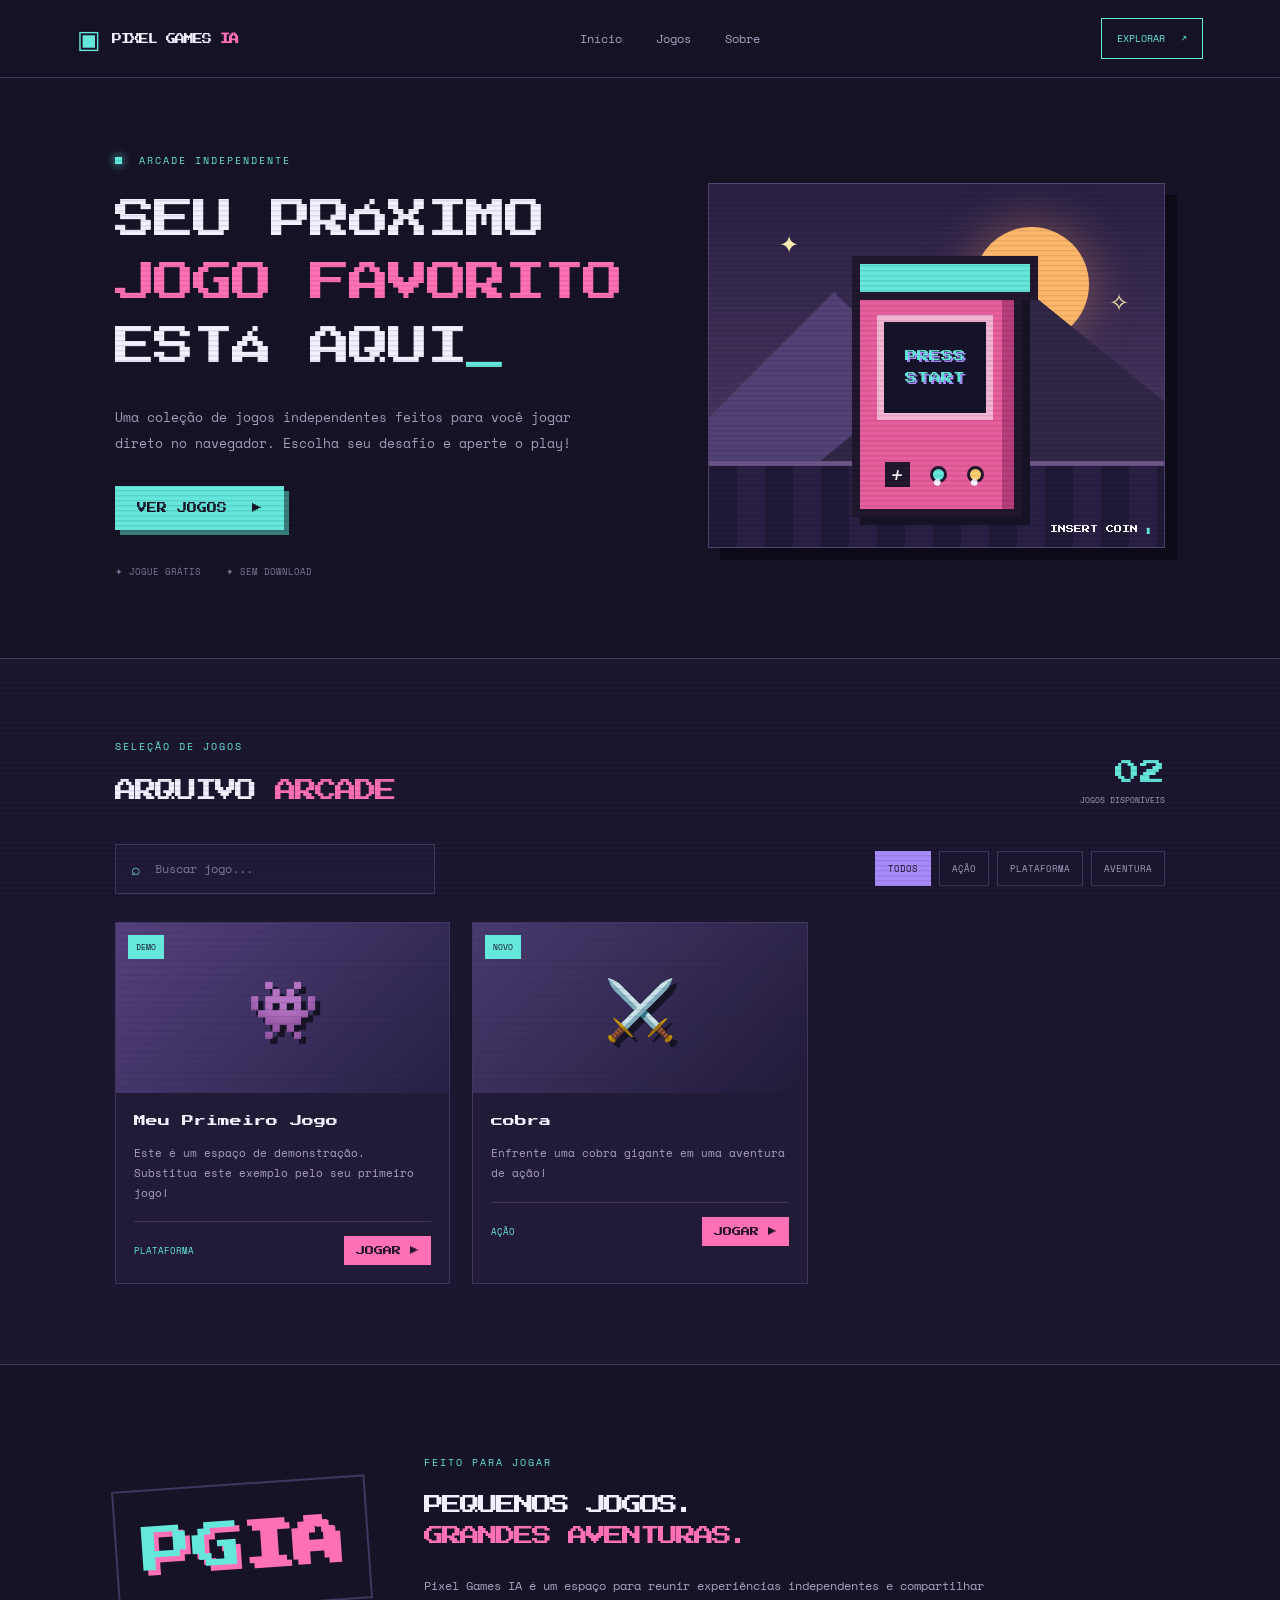
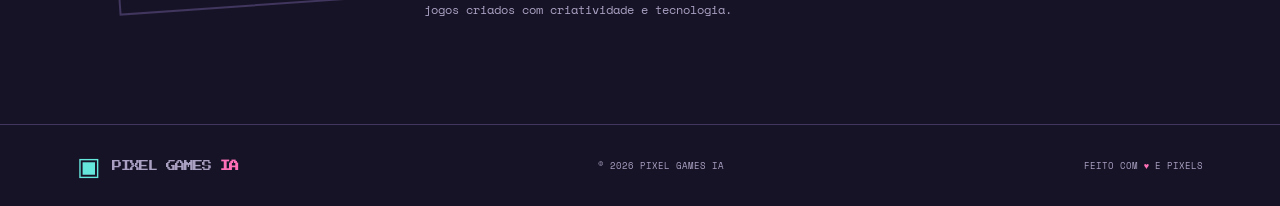
<file: index.html>
<!DOCTYPE html>
<html lang="pt-BR">
<head>
  <meta charset="UTF-8">
  <meta name="viewport" content="width=device-width, initial-scale=1.0">
  <meta name="theme-color" content="#171326">
  <meta name="description" content="Pixel Games IA — uma coleção de jogos independentes para jogar direto no navegador.">
  <title>Pixel Games IA — Jogos para jogar</title>
  <link rel="stylesheet" href="style.css">
</head>
<body>
  <div class="scanlines" aria-hidden="true"></div>
  <header class="topbar">
    <a class="brand" href="#" aria-label="Pixel Games IA - início">
      <span class="brand-icon">▣</span>
      <span>PIXEL GAMES <b>IA</b></span>
    </a>
    <nav>
      <a href="#inicio">Início</a>
      <a href="#catalogo">Jogos</a>
      <a href="#sobre">Sobre</a>
    </nav>
    <a class="top-cta" href="#catalogo">EXPLORAR <span>↗</span></a>
  </header>

  <main>
    <section class="hero" id="inicio">
      <div class="hero-copy">
        <div class="eyebrow"><span class="status-dot"></span> ARCADE INDEPENDENTE</div>
        <h1>SEU PRÓXIMO<br><span>JOGO FAVORITO</span><br>ESTÁ AQUI<span class="cursor">_</span></h1>
        <p>Uma coleção de jogos independentes feitos para você jogar direto no navegador. Escolha seu desafio e aperte o play!</p>
        <a class="pixel-button" href="#catalogo">VER JOGOS <span>▶</span></a>
        <div class="hero-meta"><span>✦ JOGUE GRÁTIS</span><span>✦ SEM DOWNLOAD</span></div>
      </div>
      <div class="hero-art" aria-label="Arte decorativa em pixel art">
        <div class="sun"></div>
        <div class="pixel-star star-one">✦</div><div class="pixel-star star-two">✧</div>
        <div class="mountain mountain-back"></div><div class="mountain mountain-front"></div>
        <div class="ground"></div>
        <div class="arcade-machine">
          <div class="arcade-screen"><span>PRESS<br>START</span></div>
          <div class="arcade-controls"><i></i><b>●</b><b>●</b></div>
        </div>
        <div class="art-label">INSERT COIN <span>▮</span></div>
      </div>
    </section>

    <section class="catalog-section" id="catalogo">
      <div class="section-heading">
        <div><div class="eyebrow">SELEÇÃO DE JOGOS</div><h2>ARQUIVO <span>ARCADE</span></h2></div>
        <div class="game-count"><strong id="game-count">00</strong><small>JOGOS DISPONÍVEIS</small></div>
      </div>
      <div class="toolbar">
        <label class="search-box"><span>⌕</span><input id="search" type="search" placeholder="Buscar jogo..." aria-label="Buscar jogo"></label>
        <div class="filters" id="filters">
          <button class="filter active" data-category="Todos">TODOS</button>
          <button class="filter" data-category="Ação">AÇÃO</button>
          <button class="filter" data-category="Plataforma">PLATAFORMA</button>
          <button class="filter" data-category="Aventura">AVENTURA</button>
        </div>
      </div>
      <div class="game-grid" id="game-grid"></div>
      <p class="empty-state" id="empty-state" hidden>NENHUM JOGO ENCONTRADO. TENTE OUTRA BUSCA.</p>
    </section>

    <section class="about-section" id="sobre">
      <div class="about-mark">PG<span>IA</span></div>
      <div><div class="eyebrow">FEITO PARA JOGAR</div><h2>PEQUENOS JOGOS.<br><span>GRANDES AVENTURAS.</span></h2>
      <p>Pixel Games IA é um espaço para reunir experiências independentes e compartilhar jogos criados com criatividade e tecnologia.</p></div>
    </section>
  </main>

  <footer><a class="brand" href="#"><span class="brand-icon">▣</span><span>PIXEL GAMES <b>IA</b></span></a><span>© <span id="year"></span> PIXEL GAMES IA</span><span>FEITO COM <b class="heart">♥</b> E PIXELS</span></footer>

  <div class="player-modal" id="player-modal" aria-hidden="true">
    <div class="player-window">
      <div class="player-top"><div><span class="status-dot"></span><strong id="player-title">JOGANDO</strong></div><button id="close-player" aria-label="Fechar jogo">✕ FECHAR</button></div>
      <iframe id="game-frame" title="Jogo" allow="fullscreen; gamepad" loading="lazy"></iframe>
      <div class="player-bottom"><span>PIXEL GAMES IA</span><button id="fullscreen">⛶ TELA CHEIA</button></div>
    </div>
  </div>
  <script src="script.js"></script>
</body>
</html>
</file>
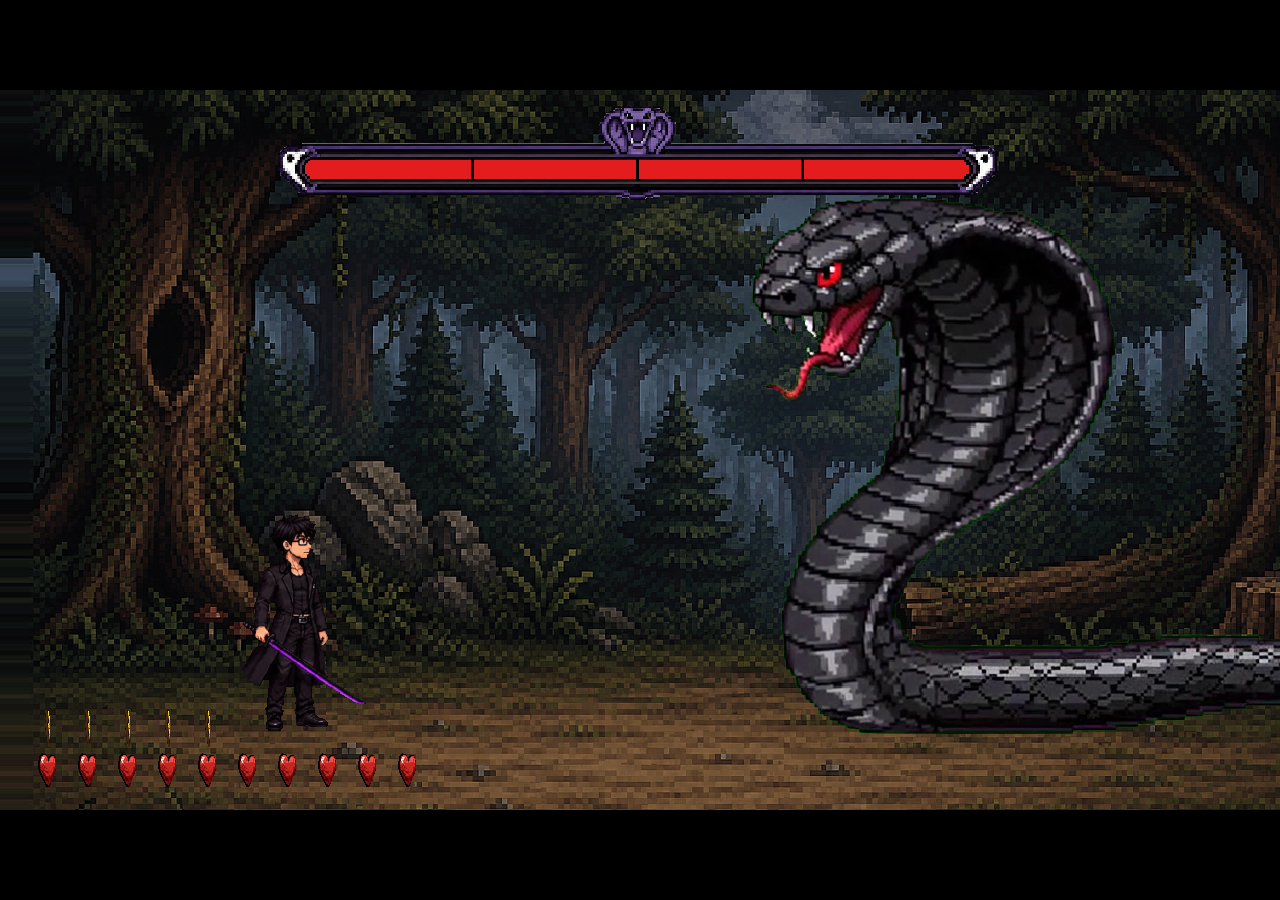
<file: jogos/cobra-jogo/index.html>
<!DOCTYPE html>
<html xmlns='http://www.w3.org/1999/xhtml' lang='' xml:lang=''>
<head>
	<meta charset='utf-8' />
	<meta name='viewport' content='width=device-width, user-scalable=no' />
	<title>cobra</title>
	<style type='text/css'>

		body {
			touch-action: none;
			margin: 0;
			border: 0 none;
			padding: 0;
			text-align: center;
			background-color: black;
		}

		#canvas {
			display: block;
			margin: 0;
			color: white;
		}

		#canvas:focus {
			outline: none;
		}

		.godot {
			font-family: 'Noto Sans', 'Droid Sans', Arial, sans-serif;
			color: #e0e0e0;
			background-color: #3b3943;
			background-image: linear-gradient(to bottom, #403e48, #35333c);
			border: 1px solid #45434e;
			box-shadow: 0 0 1px 1px #2f2d35;
		}


		/* Status display
		 * ============== */

		#status {
			position: absolute;
			left: 0;
			top: 0;
			right: 0;
			bottom: 0;
			display: flex;
			justify-content: center;
			align-items: center;
			/* don't consume click events - make children visible explicitly */
			visibility: hidden;
		}

		#status-progress {
			width: 366px;
			height: 7px;
			background-color: #38363A;
			border: 1px solid #444246;
			padding: 1px;
			box-shadow: 0 0 2px 1px #1B1C22;
			border-radius: 2px;
			visibility: visible;
		}

		@media only screen and (orientation:portrait) {
			#status-progress {
				width: 61.8%;
			}
		}

		#status-progress-inner {
			height: 100%;
			width: 0;
			box-sizing: border-box;
			transition: width 0.5s linear;
			background-color: #202020;
			border: 1px solid #222223;
			box-shadow: 0 0 1px 1px #27282E;
			border-radius: 3px;
		}

		#status-indeterminate {
			height: 42px;
			visibility: visible;
			position: relative;
		}

		#status-indeterminate > div {
			width: 4.5px;
			height: 0;
			border-style: solid;
			border-width: 9px 3px 0 3px;
			border-color: #2b2b2b transparent transparent transparent;
			transform-origin: center 21px;
			position: absolute;
		}

		#status-indeterminate > div:nth-child(1) { transform: rotate( 22.5deg); }
		#status-indeterminate > div:nth-child(2) { transform: rotate( 67.5deg); }
		#status-indeterminate > div:nth-child(3) { transform: rotate(112.5deg); }
		#status-indeterminate > div:nth-child(4) { transform: rotate(157.5deg); }
		#status-indeterminate > div:nth-child(5) { transform: rotate(202.5deg); }
		#status-indeterminate > div:nth-child(6) { transform: rotate(247.5deg); }
		#status-indeterminate > div:nth-child(7) { transform: rotate(292.5deg); }
		#status-indeterminate > div:nth-child(8) { transform: rotate(337.5deg); }

		#status-notice {
			margin: 0 100px;
			line-height: 1.3;
			visibility: visible;
			padding: 4px 6px;
			visibility: visible;
		}
	</style>
<link id='-gd-engine-icon' rel='icon' type='image/png' href='cobra.icon.png' />
<link rel='apple-touch-icon' href='cobra.apple-touch-icon.png'/>

</head>
<body>
	<canvas id='canvas'>
		HTML5 canvas appears to be unsupported in the current browser.<br />
		Please try updating or use a different browser.
	</canvas>
	<div id='status'>
		<div id='status-progress' style='display: none;' oncontextmenu='event.preventDefault();'><div id ='status-progress-inner'></div></div>
		<div id='status-indeterminate' style='display: none;' oncontextmenu='event.preventDefault();'>
			<div></div>
			<div></div>
			<div></div>
			<div></div>
			<div></div>
			<div></div>
			<div></div>
			<div></div>
		</div>
		<div id='status-notice' class='godot' style='display: none;'></div>
	</div>

	<script type='text/javascript' src='cobra.js'></script>
	<script type='text/javascript'>//<![CDATA[

		const GODOT_CONFIG = {"args":[],"canvasResizePolicy":2,"executable":"cobra","experimentalVK":false,"fileSizes":{"cobra.pck":57486896,"cobra.wasm":25701650},"focusCanvas":true,"gdnativeLibs":[]};
		var engine = new Engine(GODOT_CONFIG);

		(function() {
			const INDETERMINATE_STATUS_STEP_MS = 100;
			var statusProgress = document.getElementById('status-progress');
			var statusProgressInner = document.getElementById('status-progress-inner');
			var statusIndeterminate = document.getElementById('status-indeterminate');
			var statusNotice = document.getElementById('status-notice');

			var initializing = true;
			var statusMode = 'hidden';

			var animationCallbacks = [];
			function animate(time) {
				animationCallbacks.forEach(callback => callback(time));
				requestAnimationFrame(animate);
			}
			requestAnimationFrame(animate);

			function setStatusMode(mode) {

				if (statusMode === mode || !initializing)
					return;
				[statusProgress, statusIndeterminate, statusNotice].forEach(elem => {
					elem.style.display = 'none';
				});
				animationCallbacks = animationCallbacks.filter(function(value) {
					return (value != animateStatusIndeterminate);
				});
				switch (mode) {
					case 'progress':
						statusProgress.style.display = 'block';
						break;
					case 'indeterminate':
						statusIndeterminate.style.display = 'block';
						animationCallbacks.push(animateStatusIndeterminate);
						break;
					case 'notice':
						statusNotice.style.display = 'block';
						break;
					case 'hidden':
						break;
					default:
						throw new Error('Invalid status mode');
				}
				statusMode = mode;
			}

			function animateStatusIndeterminate(ms) {
				var i = Math.floor(ms / INDETERMINATE_STATUS_STEP_MS % 8);
				if (statusIndeterminate.children[i].style.borderTopColor == '') {
					Array.prototype.slice.call(statusIndeterminate.children).forEach(child => {
						child.style.borderTopColor = '';
					});
					statusIndeterminate.children[i].style.borderTopColor = '#dfdfdf';
				}
			}

			function setStatusNotice(text) {
				while (statusNotice.lastChild) {
					statusNotice.removeChild(statusNotice.lastChild);
				}
				var lines = text.split('\n');
				lines.forEach((line) => {
					statusNotice.appendChild(document.createTextNode(line));
					statusNotice.appendChild(document.createElement('br'));
				});
			};

			function displayFailureNotice(err) {
				var msg = err.message || err;
				console.error(msg);
				setStatusNotice(msg);
				setStatusMode('notice');
				initializing = false;
			};

			if (!Engine.isWebGLAvailable()) {
				displayFailureNotice('WebGL not available');
			} else {
				setStatusMode('indeterminate');
				engine.startGame({
					'onProgress': function (current, total) {
						if (total > 0) {
							statusProgressInner.style.width = current/total * 100 + '%';
							setStatusMode('progress');
							if (current === total) {
								// wait for progress bar animation
								setTimeout(() => {
									setStatusMode('indeterminate');
								}, 500);
							}
						} else {
							setStatusMode('indeterminate');
						}
					},
				}).then(() => {
					setStatusMode('hidden');
					initializing = false;
				}, displayFailureNotice);
			}
		})();
	//]]></script>
</body>
</html>
</file>
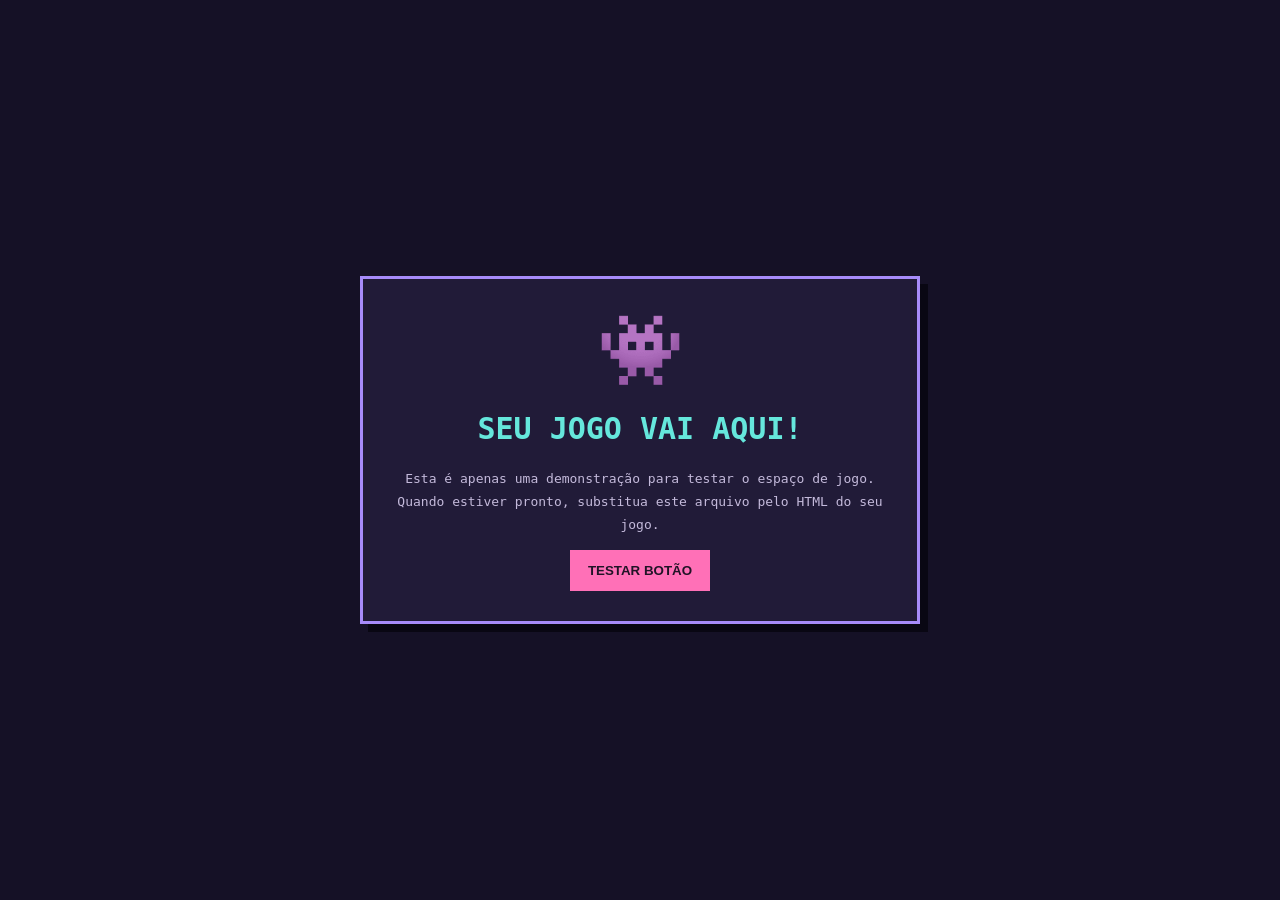
<file: jogos/meu-primeiro-jogo/index.html>
<!DOCTYPE html>
<html lang="pt-BR">
<head><meta charset="UTF-8"><meta name="viewport" content="width=device-width,initial-scale=1"><title>Demo — Pixel Games IA</title>
<style>
*{box-sizing:border-box}body{margin:0;min-height:100vh;display:grid;place-items:center;background:#151126;color:#f4efff;font-family:monospace;text-align:center}.box{padding:30px;border:3px solid #a78bfa;background:#211b38;max-width:560px;margin:20px;box-shadow:8px 8px #090713}h1{font-size:clamp(18px,4vw,30px);color:#65e7dc}p{line-height:1.8;color:#c4badb}.character{font-size:70px;animation:bob 1s steps(2) infinite}@keyframes bob{50%{transform:translateY(-10px)}}button{background:#ff70b7;border:0;padding:13px 18px;font-weight:bold;cursor:pointer;color:#211326}
</style></head>
<body><main class="box"><div class="character">👾</div><h1>SEU JOGO VAI AQUI!</h1><p>Esta é apenas uma demonstração para testar o espaço de jogo. Quando estiver pronto, substitua este arquivo pelo HTML do seu jogo.</p><button onclick="alert('Tudo certo! O espaço de jogo está funcionando.')">TESTAR BOTÃO</button></main></body></html>
</file>
<file: style.css>
@import url('https://fonts.googleapis.com/css2?family=Press+Start+2P&family=Space+Mono:wght@400;700&display=swap');
:root{--bg:#171326;--panel:#211b38;--panel2:#292143;--ink:#f4efff;--muted:#aaa1c2;--purple:#a78bfa;--pink:#ff70b7;--cyan:#65e7dc;--line:#40365e}
*{box-sizing:border-box}html{scroll-behavior:smooth}body{margin:0;background:var(--bg);color:var(--ink);font-family:'Space Mono',monospace;overflow-x:hidden}a{color:inherit;text-decoration:none}button,input{font:inherit}.scanlines{position:fixed;inset:0;pointer-events:none;z-index:5;opacity:.09;background:repeating-linear-gradient(0deg,transparent 0 3px,#000 4px 5px)}
.topbar{height:78px;padding:0 clamp(20px,6vw,90px);display:flex;align-items:center;justify-content:space-between;border-bottom:1px solid var(--line);background:#171326ed;position:sticky;top:0;z-index:10}.brand{display:flex;align-items:center;gap:12px;font:10px 'Press Start 2P';letter-spacing:-1px}.brand b{color:var(--pink)}.brand-icon{color:var(--cyan);font-size:25px}.topbar nav{display:flex;gap:34px;color:var(--muted);font-size:12px}.topbar nav a:hover{color:var(--cyan)}.top-cta{font-size:10px;color:var(--cyan);border:1px solid var(--cyan);padding:12px 15px}.top-cta span{margin-left:10px}
.hero{min-height:560px;padding:75px clamp(20px,9vw,140px) 80px;display:grid;grid-template-columns:1.1fr .9fr;align-items:center;gap:35px;max-width:1500px;margin:auto}.eyebrow{font-size:10px;letter-spacing:2px;color:var(--cyan);margin-bottom:20px}.status-dot{display:inline-block;width:7px;height:7px;background:var(--cyan);box-shadow:0 0 10px var(--cyan);margin-right:9px}.hero h1,.section-heading h2,.about-section h2{font:clamp(23px,3.2vw,43px)/1.55 'Press Start 2P';letter-spacing:-2px;margin:0}.hero h1 span,.section-heading h2 span,.about-section h2 span{color:var(--pink)}.cursor{color:var(--cyan)!important;animation:blink 1s steps(2) infinite}@keyframes blink{50%{opacity:0}}.hero-copy>p{max-width:510px;color:var(--muted);font-size:13px;line-height:2;margin:26px 0 30px}.pixel-button{display:inline-flex;gap:25px;align-items:center;background:var(--cyan);color:#171326;padding:17px 22px;font:10px 'Press Start 2P';box-shadow:5px 5px 0 #397e7b;transition:.15s}.pixel-button:hover{transform:translate(3px,3px);box-shadow:2px 2px 0 #397e7b}.hero-meta{display:flex;gap:25px;color:#81789d;font-size:9px;margin-top:35px}
.hero-art{height:365px;position:relative;overflow:hidden;border:1px solid #51436e;background:linear-gradient(#292044 0%,#46345e 65%,#292044 65%);box-shadow:12px 12px 0 #0e0b19}.sun{position:absolute;width:115px;height:115px;border-radius:50%;background:#ffb86b;top:43px;right:75px;box-shadow:0 0 50px #ff9d6b66}.pixel-star{position:absolute;color:#fff0b5;font-size:24px}.star-one{top:42px;left:70px}.star-two{top:100px;right:35px}.mountain{position:absolute;bottom:85px;width:0;height:0;border-left:170px solid transparent;border-right:170px solid transparent;border-bottom:170px solid #514174}.mountain-back{left:-45px}.mountain-front{right:-75px;border-bottom-color:#302747;border-left-width:210px;border-right-width:210px}.ground{position:absolute;bottom:0;height:86px;width:100%;background:repeating-linear-gradient(90deg,#211a37 0 28px,#292044 28px 56px);border-top:5px solid #6d5486}.arcade-machine{position:absolute;z-index:2;bottom:30px;left:50%;transform:translateX(-50%);width:170px;height:245px;background:#e75e9d;border:8px solid #21172f;box-shadow:inset -12px 0 #b83d7d,8px 8px 0 #171326}.arcade-machine:before{content:'';position:absolute;top:-24px;left:-8px;width:170px;height:28px;background:#65e7dc;border:8px solid #21172f}.arcade-screen{position:absolute;top:35px;left:17px;width:116px;height:105px;background:#151329;border:7px solid #f4b4d3;display:grid;place-items:center;text-align:center;color:var(--cyan);font:12px/1.8 'Press Start 2P';text-shadow:2px 2px #a78bfa}.arcade-controls{position:absolute;bottom:22px;left:25px;display:flex;align-items:center;gap:20px}.arcade-controls i{width:25px;height:25px;background:#21172f;position:relative}.arcade-controls i:after{content:'+';position:absolute;inset:1px;color:white;text-align:center;font-size:23px;line-height:22px}.arcade-controls b{width:17px;height:17px;background:#65e7dc;border:3px solid #21172f;border-radius:50%}.arcade-controls b:last-child{background:#ffcf70}.art-label{position:absolute;bottom:12px;right:14px;color:#fff;font:8px 'Press Start 2P'}.art-label span{color:var(--cyan)}
.catalog-section{padding:80px clamp(20px,9vw,140px);background:#1c1730;border-top:1px solid var(--line);border-bottom:1px solid var(--line)}.section-heading{display:flex;justify-content:space-between;align-items:end;max-width:1250px;margin:0 auto 35px}.section-heading h2{font-size:22px}.game-count{text-align:right}.game-count strong{display:block;font:25px 'Press Start 2P';color:var(--cyan)}.game-count small{font-size:8px;color:var(--muted)}.toolbar{max-width:1250px;margin:0 auto 28px;display:flex;justify-content:space-between;gap:20px;align-items:center}.search-box{display:flex;align-items:center;gap:12px;background:var(--panel);border:1px solid var(--line);padding:12px 15px;max-width:320px;width:100%;color:var(--cyan)}.search-box input{background:none;border:0;outline:0;color:var(--ink);width:100%;font-size:12px}.search-box input::placeholder{color:#81789d}.filters{display:flex;gap:8px;flex-wrap:wrap}.filter{background:transparent;color:var(--muted);border:1px solid var(--line);padding:10px 12px;font-size:9px;cursor:pointer}.filter:hover,.filter.active{background:var(--purple);color:#171326;border-color:var(--purple)}
.game-grid{max-width:1250px;margin:auto;display:grid;grid-template-columns:repeat(3,1fr);gap:22px}.game-card{background:var(--panel);border:1px solid var(--line);transition:.2s;min-width:0}.game-card:hover{transform:translateY(-5px);border-color:var(--purple);box-shadow:0 10px 30px #09071366}.game-cover{height:170px;position:relative;display:grid;place-items:center;overflow:hidden;background:linear-gradient(135deg,#483b70,#211a38)}.game-cover .cover-symbol{font-size:58px;filter:drop-shadow(5px 5px 0 #171326)}.game-cover:after{content:'';position:absolute;inset:0;background:repeating-linear-gradient(0deg,transparent 0 5px,#17132618 6px 7px)}.cover-tag{position:absolute;top:12px;left:12px;background:var(--cyan);color:#171326;padding:6px 8px;font-size:8px;z-index:1}.game-info{padding:18px}.game-info h3{font:12px 'Press Start 2P';margin:0 0 12px;line-height:1.8}.game-info p{font-size:11px;color:var(--muted);line-height:1.8;min-height:40px;margin:0 0 18px}.game-footer{display:flex;align-items:center;justify-content:space-between;border-top:1px solid var(--line);padding-top:14px}.category{font-size:9px;color:var(--cyan)}.play-button{background:var(--pink);color:#211326;border:0;padding:10px 12px;font:9px 'Press Start 2P';cursor:pointer}.play-button:hover{background:#ff9acb}.empty-state{text-align:center;color:var(--muted);font-size:11px;padding:50px}
.about-section{max-width:1100px;margin:auto;padding:90px 25px;display:flex;align-items:center;gap:55px}.about-mark{font:50px 'Press Start 2P';color:var(--cyan);text-shadow:5px 5px var(--pink);border:2px solid var(--line);padding:35px 25px;transform:rotate(-4deg);flex-shrink:0}.about-mark span{color:var(--pink)}.about-section h2{font-size:20px}.about-section p{max-width:570px;color:var(--muted);font-size:12px;line-height:2;margin-top:22px}
footer{padding:25px clamp(20px,6vw,90px);border-top:1px solid var(--line);display:flex;justify-content:space-between;align-items:center;color:var(--muted);font-size:9px;gap:20px;flex-wrap:wrap}.heart{color:var(--pink)}
.player-modal{display:none;position:fixed;inset:0;z-index:30;background:#090713ed;padding:3vh 3vw;align-items:center;justify-content:center}.player-modal.open{display:flex}.player-window{width:min(1200px,100%);height:min(850px,94vh);background:var(--panel);border:1px solid var(--purple);display:flex;flex-direction:column;box-shadow:0 0 60px #a78bfa22}.player-top,.player-bottom{padding:14px 18px;display:flex;justify-content:space-between;align-items:center;font-size:10px}.player-top{border-bottom:1px solid var(--line)}.player-top button,.player-bottom button{background:transparent;border:1px solid var(--line);color:var(--ink);padding:9px 12px;font-size:9px;cursor:pointer}.player-window iframe{width:100%;height:100%;border:0;background:#0c0a15;flex:1}.player-bottom{border-top:1px solid var(--line);color:var(--muted)}
@media(max-width:850px){.hero{grid-template-columns:1fr;padding-top:55px}.hero-art{max-width:560px;width:100%;margin:auto}.game-grid{grid-template-columns:repeat(2,1fr)}.topbar nav{gap:15px}.about-section{gap:30px}}
@media(max-width:580px){.topbar{height:65px}.brand{font-size:8px}.topbar nav{display:none}.top-cta{font-size:8px;padding:10px}.hero{padding:48px 20px 60px}.hero h1{font-size:22px}.hero-art{height:310px}.catalog-section{padding:60px 18px}.section-heading{align-items:start;gap:15px}.section-heading h2{font-size:15px}.game-count strong{font-size:18px}.game-count small{font-size:7px}.toolbar{align-items:stretch;flex-direction:column}.search-box{max-width:none}.filters{gap:6px}.filter{font-size:8px;padding:9px}.game-grid{grid-template-columns:1fr;gap:15px}.game-cover{height:190px}.about-section{padding:65px 22px;display:block}.about-mark{display:inline-block;font-size:35px;margin-bottom:35px}.about-section h2{font-size:16px}footer{justify-content:center;text-align:center}.player-modal{padding:8px}.player-window{height:95vh}.player-top,.player-bottom{padding:10px;font-size:8px}}
</file>
